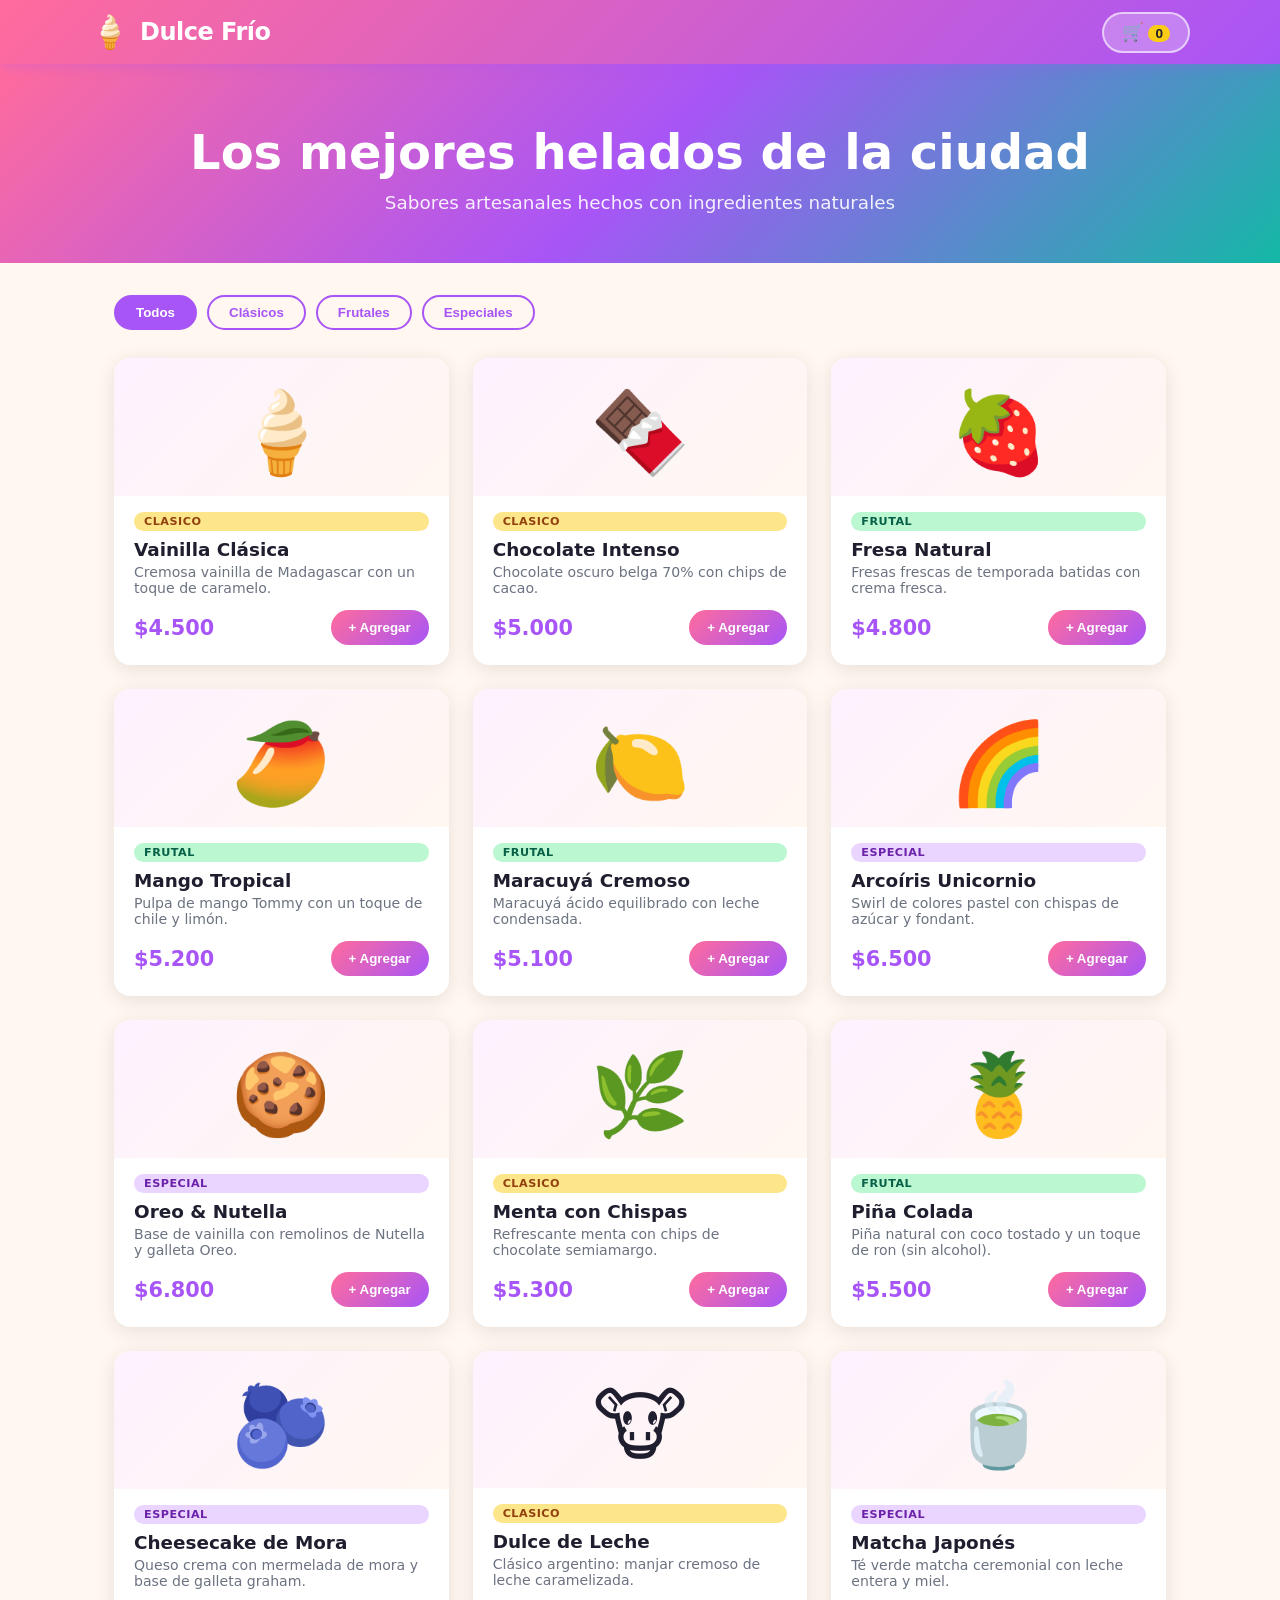
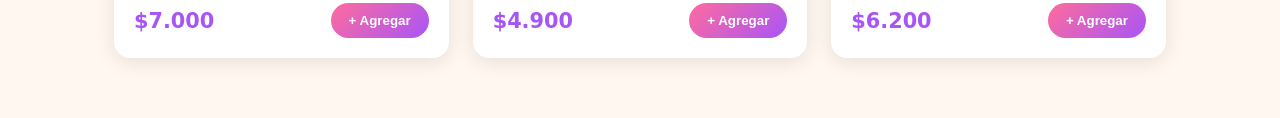
<file: index.html>
<!DOCTYPE html>
<html lang="es">
<head>
  <meta charset="UTF-8" />
  <meta name="viewport" content="width=device-width, initial-scale=1.0" />
  <title>Heladeria Dulce Frio</title>
  <link rel="stylesheet" href="style.css" />
</head>
<body>

  <!-- HEADER -->
  <header>
    <div class="header-inner">
      <div class="logo">
        <span class="logo-icon">🍦</span>
        <span class="logo-text">Dulce Frío</span>
      </div>
      <button class="cart-btn" id="cartToggle">
        🛒 <span id="cartCount">0</span>
      </button>
    </div>
  </header>

  <!-- HERO -->
  <section class="hero">
    <h1>Los mejores helados de la ciudad</h1>
    <p>Sabores artesanales hechos con ingredientes naturales</p>
  </section>

  <!-- MAIN -->
  <main>

    <!-- FILTROS -->
    <section class="filters">
      <button class="filter-btn active" data-filter="all">Todos</button>
      <button class="filter-btn" data-filter="clasico">Clásicos</button>
      <button class="filter-btn" data-filter="frutal">Frutales</button>
      <button class="filter-btn" data-filter="especial">Especiales</button>
    </section>

    <!-- CATÁLOGO -->
    <section class="catalog" id="catalog"></section>

  </main>

  <!-- CARRITO LATERAL -->
  <aside class="cart-sidebar" id="cartSidebar">
    <div class="cart-header">
      <h2>Tu Pedido</h2>
      <button class="close-cart" id="closeCart">✕</button>
    </div>
    <div class="cart-items" id="cartItems">
      <p class="empty-msg">Tu carrito está vacío 🍦</p>
    </div>
    <div class="cart-footer" id="cartFooter" style="display:none">
      <div class="total">
        Total: <strong id="cartTotal">$0</strong>
      </div>
      <button class="order-btn" id="orderBtn">Hacer Pedido</button>
    </div>
  </aside>

  <!-- OVERLAY -->
  <div class="overlay" id="overlay"></div>

  <!-- MODAL CONFIRMACION -->
  <div class="modal" id="orderModal">
    <div class="modal-box">
      <div class="modal-icon">🎉</div>
      <h2>¡Pedido Confirmado!</h2>
      <p>Tu helado está siendo preparado con mucho amor.</p>
      <p class="modal-time">Tiempo estimado: <strong>10-15 min</strong></p>
      <button class="modal-close" id="modalClose">Hacer otro pedido</button>
    </div>
  </div>

  <script src="app.js"></script>
</body>
</html>
</file>
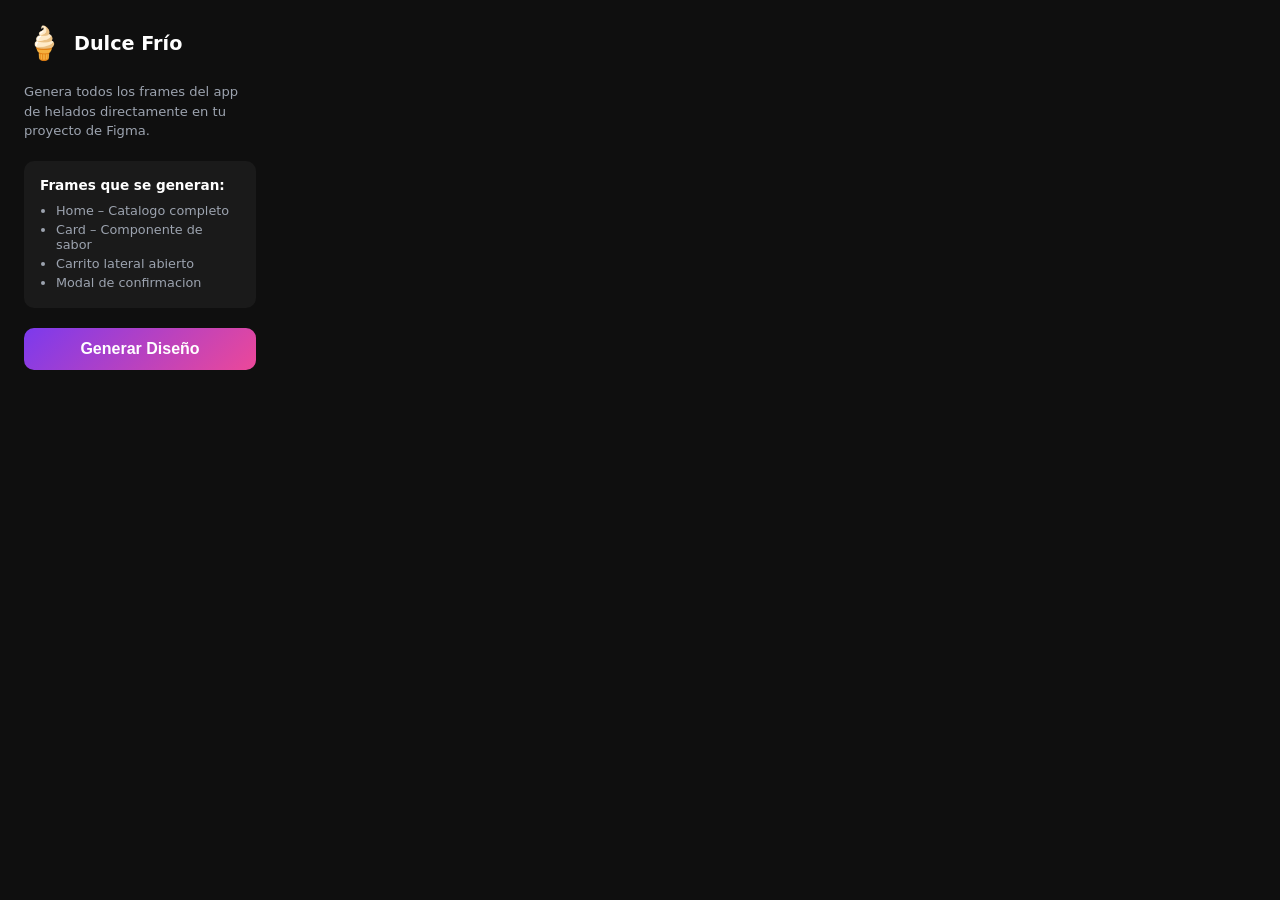
<file: figma-plugin/ui.html>
<!DOCTYPE html>
<html>
<head>
  <meta charset="UTF-8" />
  <style>
    * { box-sizing: border-box; margin: 0; padding: 0; }
    body {
      font-family: 'Inter', system-ui, sans-serif;
      background: #0f0f0f;
      color: #fff;
      padding: 24px;
      width: 280px;
    }
    .logo {
      display: flex;
      align-items: center;
      gap: 10px;
      margin-bottom: 20px;
    }
    .logo-emoji { font-size: 2rem; }
    .logo-text  { font-size: 1.2rem; font-weight: 800; }
    p {
      font-size: 0.82rem;
      color: #9ca3af;
      line-height: 1.5;
      margin-bottom: 20px;
    }
    .screens {
      background: #1a1a1a;
      border-radius: 10px;
      padding: 14px 16px;
      margin-bottom: 20px;
      font-size: 0.8rem;
      color: #d1d5db;
    }
    .screens p { margin: 0 0 8px; color: #fff; font-weight: 700; font-size: 0.85rem; }
    .screens ul { padding-left: 16px; color: #9ca3af; }
    .screens li { margin-bottom: 4px; }
    button {
      width: 100%;
      padding: 12px;
      background: linear-gradient(135deg, #7c3aed, #ec4899);
      color: #fff;
      border: none;
      border-radius: 10px;
      font-size: 1rem;
      font-weight: 800;
      cursor: pointer;
      transition: opacity 0.2s;
    }
    button:hover   { opacity: 0.85; }
    button:active  { opacity: 0.7; }
    #status {
      margin-top: 14px;
      font-size: 0.78rem;
      color: #6b7280;
      text-align: center;
      min-height: 18px;
    }
  </style>
</head>
<body>
  <div class="logo">
    <span class="logo-emoji">🍦</span>
    <span class="logo-text">Dulce Frío</span>
  </div>

  <p>Genera todos los frames del app de helados directamente en tu proyecto de Figma.</p>

  <div class="screens">
    <p>Frames que se generan:</p>
    <ul>
      <li>Home – Catalogo completo</li>
      <li>Card – Componente de sabor</li>
      <li>Carrito lateral abierto</li>
      <li>Modal de confirmacion</li>
    </ul>
  </div>

  <button id="generateBtn">Generar Diseño</button>
  <div id="status"></div>

  <script>
    document.getElementById('generateBtn').addEventListener('click', () => {
      document.getElementById('status').textContent = 'Generando frames...';
      document.getElementById('generateBtn').disabled = true;
      parent.postMessage({ pluginMessage: { type: 'generate' } }, '*');
    });

    window.onmessage = (event) => {
      const msg = event.data.pluginMessage;
      if (!msg) return;
      if (msg.type === 'done') {
        document.getElementById('status').textContent = 'Listo! Revisa tu canvas.';
        document.getElementById('generateBtn').disabled = false;
      }
      if (msg.type === 'error') {
        document.getElementById('status').textContent = 'Error: ' + msg.message;
        document.getElementById('generateBtn').disabled = false;
      }
    };
  </script>
</body>
</html>
</file>
<file: style.css>
/* ===== RESET & BASE ===== */
*, *::before, *::after { box-sizing: border-box; margin: 0; padding: 0; }

:root {
  --pink:    #ff6b9d;
  --purple:  #a855f7;
  --teal:    #14b8a6;
  --yellow:  #facc15;
  --orange:  #f97316;
  --bg:      #fff7f0;
  --card-bg: #ffffff;
  --text:    #1e1e2e;
  --muted:   #6b7280;
  --radius:  16px;
  --shadow:  0 4px 20px rgba(0,0,0,0.10);
}

body {
  font-family: 'Segoe UI', system-ui, sans-serif;
  background: var(--bg);
  color: var(--text);
  min-height: 100vh;
}

/* ===== HEADER ===== */
header {
  background: linear-gradient(135deg, var(--pink), var(--purple));
  padding: 0 24px;
  position: sticky;
  top: 0;
  z-index: 100;
  box-shadow: 0 2px 12px rgba(168,85,247,0.3);
}

.header-inner {
  max-width: 1100px;
  margin: 0 auto;
  height: 64px;
  display: flex;
  align-items: center;
  justify-content: space-between;
}

.logo { display: flex; align-items: center; gap: 10px; }
.logo-icon { font-size: 2rem; }
.logo-text {
  font-size: 1.5rem;
  font-weight: 800;
  color: #fff;
  letter-spacing: -0.5px;
}

.cart-btn {
  background: rgba(255,255,255,0.25);
  border: 2px solid rgba(255,255,255,0.6);
  color: #fff;
  font-size: 1.1rem;
  font-weight: 700;
  padding: 8px 18px;
  border-radius: 50px;
  cursor: pointer;
  transition: background 0.2s;
}
.cart-btn:hover { background: rgba(255,255,255,0.40); }

#cartCount {
  background: var(--yellow);
  color: #1e1e2e;
  border-radius: 50px;
  padding: 1px 7px;
  font-size: 0.85rem;
}

/* ===== HERO ===== */
.hero {
  background: linear-gradient(135deg, var(--pink) 0%, var(--purple) 50%, var(--teal) 100%);
  color: #fff;
  text-align: center;
  padding: 60px 24px 50px;
}
.hero h1 { font-size: clamp(1.8rem, 4vw, 3rem); font-weight: 900; margin-bottom: 12px; }
.hero p  { font-size: 1.15rem; opacity: 0.9; }

/* ===== MAIN ===== */
main { max-width: 1100px; margin: 0 auto; padding: 32px 24px 60px; }

/* ===== FILTERS ===== */
.filters {
  display: flex;
  gap: 10px;
  flex-wrap: wrap;
  margin-bottom: 28px;
}

.filter-btn {
  padding: 8px 20px;
  border-radius: 50px;
  border: 2px solid var(--purple);
  background: transparent;
  color: var(--purple);
  font-weight: 600;
  cursor: pointer;
  transition: all 0.2s;
}
.filter-btn:hover,
.filter-btn.active {
  background: var(--purple);
  color: #fff;
}

/* ===== CATALOG GRID ===== */
.catalog {
  display: grid;
  grid-template-columns: repeat(auto-fill, minmax(260px, 1fr));
  gap: 24px;
}

/* ===== CARD ===== */
.card {
  background: var(--card-bg);
  border-radius: var(--radius);
  box-shadow: var(--shadow);
  overflow: hidden;
  display: flex;
  flex-direction: column;
  transition: transform 0.2s, box-shadow 0.2s;
}
.card:hover {
  transform: translateY(-4px);
  box-shadow: 0 8px 30px rgba(0,0,0,0.14);
}

.card-img {
  font-size: 5rem;
  text-align: center;
  padding: 28px 16px 16px;
  background: linear-gradient(135deg, #fdf2ff, #fff7f0);
}

.card-body { padding: 16px 20px 20px; flex: 1; display: flex; flex-direction: column; }

.card-tag {
  display: inline-block;
  font-size: 0.7rem;
  font-weight: 700;
  text-transform: uppercase;
  letter-spacing: 0.5px;
  padding: 3px 10px;
  border-radius: 50px;
  margin-bottom: 8px;
}
.tag-clasico  { background: #fde68a; color: #92400e; }
.tag-frutal   { background: #bbf7d0; color: #065f46; }
.tag-especial { background: #e9d5ff; color: #6b21a8; }

.card-name  { font-size: 1.15rem; font-weight: 800; margin-bottom: 4px; }
.card-desc  { font-size: 0.88rem; color: var(--muted); margin-bottom: 14px; flex: 1; }

.card-footer {
  display: flex;
  align-items: center;
  justify-content: space-between;
}

.card-price { font-size: 1.3rem; font-weight: 900; color: var(--purple); }

.add-btn {
  background: linear-gradient(135deg, var(--pink), var(--purple));
  color: #fff;
  border: none;
  padding: 10px 18px;
  border-radius: 50px;
  font-weight: 700;
  cursor: pointer;
  transition: opacity 0.2s, transform 0.1s;
}
.add-btn:hover   { opacity: 0.88; }
.add-btn:active  { transform: scale(0.95); }

/* ===== CART SIDEBAR ===== */
.cart-sidebar {
  position: fixed;
  top: 0; right: 0;
  width: 340px;
  height: 100vh;
  background: #fff;
  box-shadow: -4px 0 30px rgba(0,0,0,0.15);
  z-index: 200;
  display: flex;
  flex-direction: column;
  transform: translateX(110%);
  transition: transform 0.3s ease;
}
.cart-sidebar.open { transform: translateX(0); }

.cart-header {
  display: flex;
  align-items: center;
  justify-content: space-between;
  padding: 20px 24px;
  border-bottom: 1px solid #f3f4f6;
}
.cart-header h2 { font-size: 1.2rem; font-weight: 800; }
.close-cart {
  background: #f3f4f6;
  border: none;
  width: 32px; height: 32px;
  border-radius: 50%;
  cursor: pointer;
  font-size: 1rem;
  display: flex; align-items: center; justify-content: center;
}

.cart-items {
  flex: 1;
  overflow-y: auto;
  padding: 16px 24px;
  display: flex;
  flex-direction: column;
  gap: 12px;
}
.empty-msg { color: var(--muted); text-align: center; margin-top: 40px; }

/* Cart item row */
.cart-item {
  display: flex;
  align-items: center;
  gap: 12px;
  background: #fafafa;
  padding: 10px 12px;
  border-radius: 12px;
}
.ci-emoji { font-size: 2rem; }
.ci-info  { flex: 1; }
.ci-name  { font-weight: 700; font-size: 0.9rem; }
.ci-price { font-size: 0.82rem; color: var(--muted); }
.ci-controls { display: flex; align-items: center; gap: 8px; }
.ci-btn {
  background: #ede9fe;
  border: none;
  width: 28px; height: 28px;
  border-radius: 50%;
  cursor: pointer;
  font-size: 1rem;
  font-weight: 700;
  color: var(--purple);
  display: flex; align-items: center; justify-content: center;
  transition: background 0.2s;
}
.ci-btn:hover { background: var(--purple); color: #fff; }
.ci-qty { font-weight: 700; min-width: 20px; text-align: center; }

/* Cart footer */
.cart-footer {
  padding: 20px 24px;
  border-top: 1px solid #f3f4f6;
}
.total { font-size: 1.1rem; margin-bottom: 14px; }
.total strong { color: var(--purple); font-size: 1.4rem; }

.order-btn {
  width: 100%;
  padding: 14px;
  background: linear-gradient(135deg, var(--pink), var(--purple));
  color: #fff;
  border: none;
  border-radius: 50px;
  font-size: 1rem;
  font-weight: 800;
  cursor: pointer;
  transition: opacity 0.2s;
}
.order-btn:hover { opacity: 0.88; }

/* ===== OVERLAY ===== */
.overlay {
  position: fixed;
  inset: 0;
  background: rgba(0,0,0,0.45);
  z-index: 150;
  opacity: 0;
  pointer-events: none;
  transition: opacity 0.3s;
}
.overlay.visible { opacity: 1; pointer-events: all; }

/* ===== MODAL ===== */
.modal {
  position: fixed;
  inset: 0;
  z-index: 300;
  display: flex;
  align-items: center;
  justify-content: center;
  opacity: 0;
  pointer-events: none;
  transition: opacity 0.3s;
}
.modal.visible { opacity: 1; pointer-events: all; }

.modal-box {
  background: #fff;
  border-radius: 24px;
  padding: 40px 36px;
  text-align: center;
  max-width: 360px;
  width: 90%;
  box-shadow: 0 20px 60px rgba(0,0,0,0.2);
  transform: scale(0.85);
  transition: transform 0.3s;
}
.modal.visible .modal-box { transform: scale(1); }

.modal-icon { font-size: 4rem; margin-bottom: 16px; }
.modal-box h2 { font-size: 1.6rem; font-weight: 900; margin-bottom: 10px; }
.modal-box p  { color: var(--muted); margin-bottom: 8px; }
.modal-time strong { color: var(--purple); }

.modal-close {
  margin-top: 24px;
  padding: 12px 32px;
  background: linear-gradient(135deg, var(--pink), var(--purple));
  color: #fff;
  border: none;
  border-radius: 50px;
  font-size: 1rem;
  font-weight: 700;
  cursor: pointer;
}

/* ===== RESPONSIVE ===== */
@media (max-width: 480px) {
  .cart-sidebar { width: 100%; }
}
</file>
